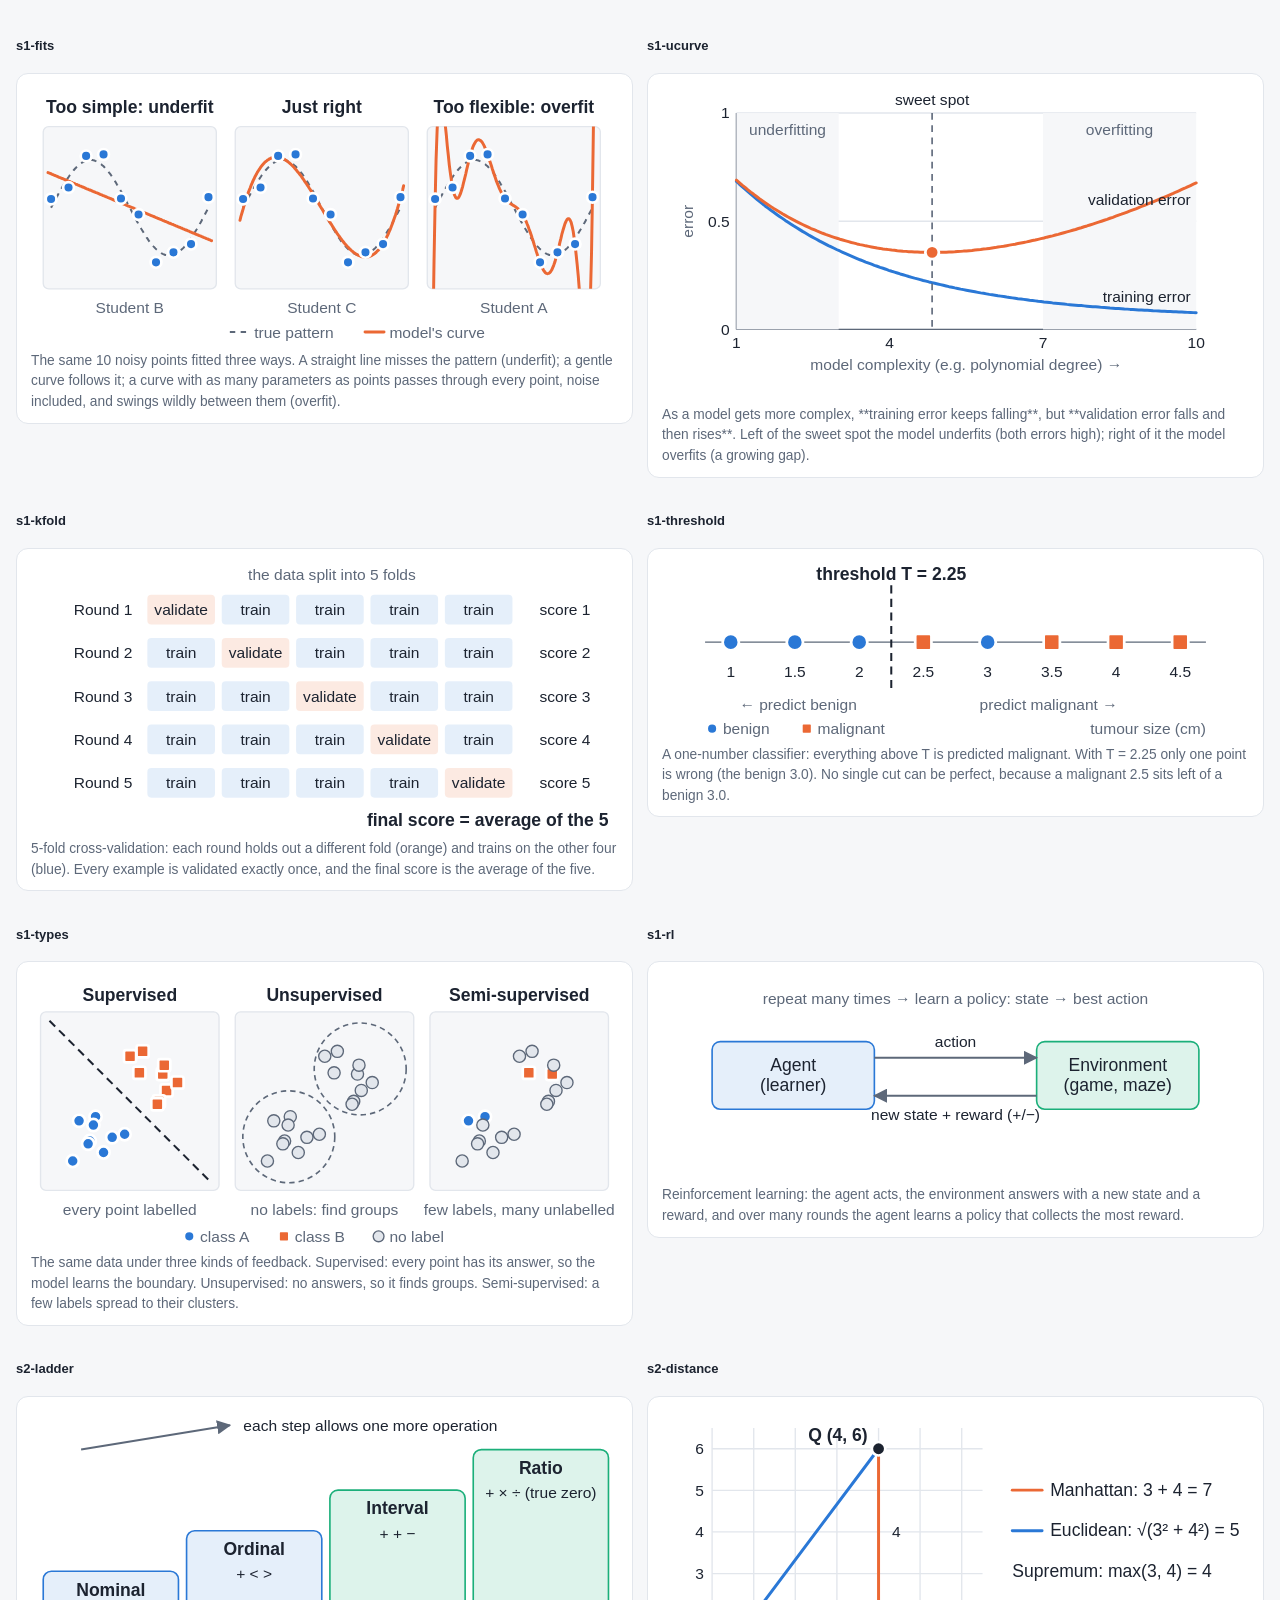
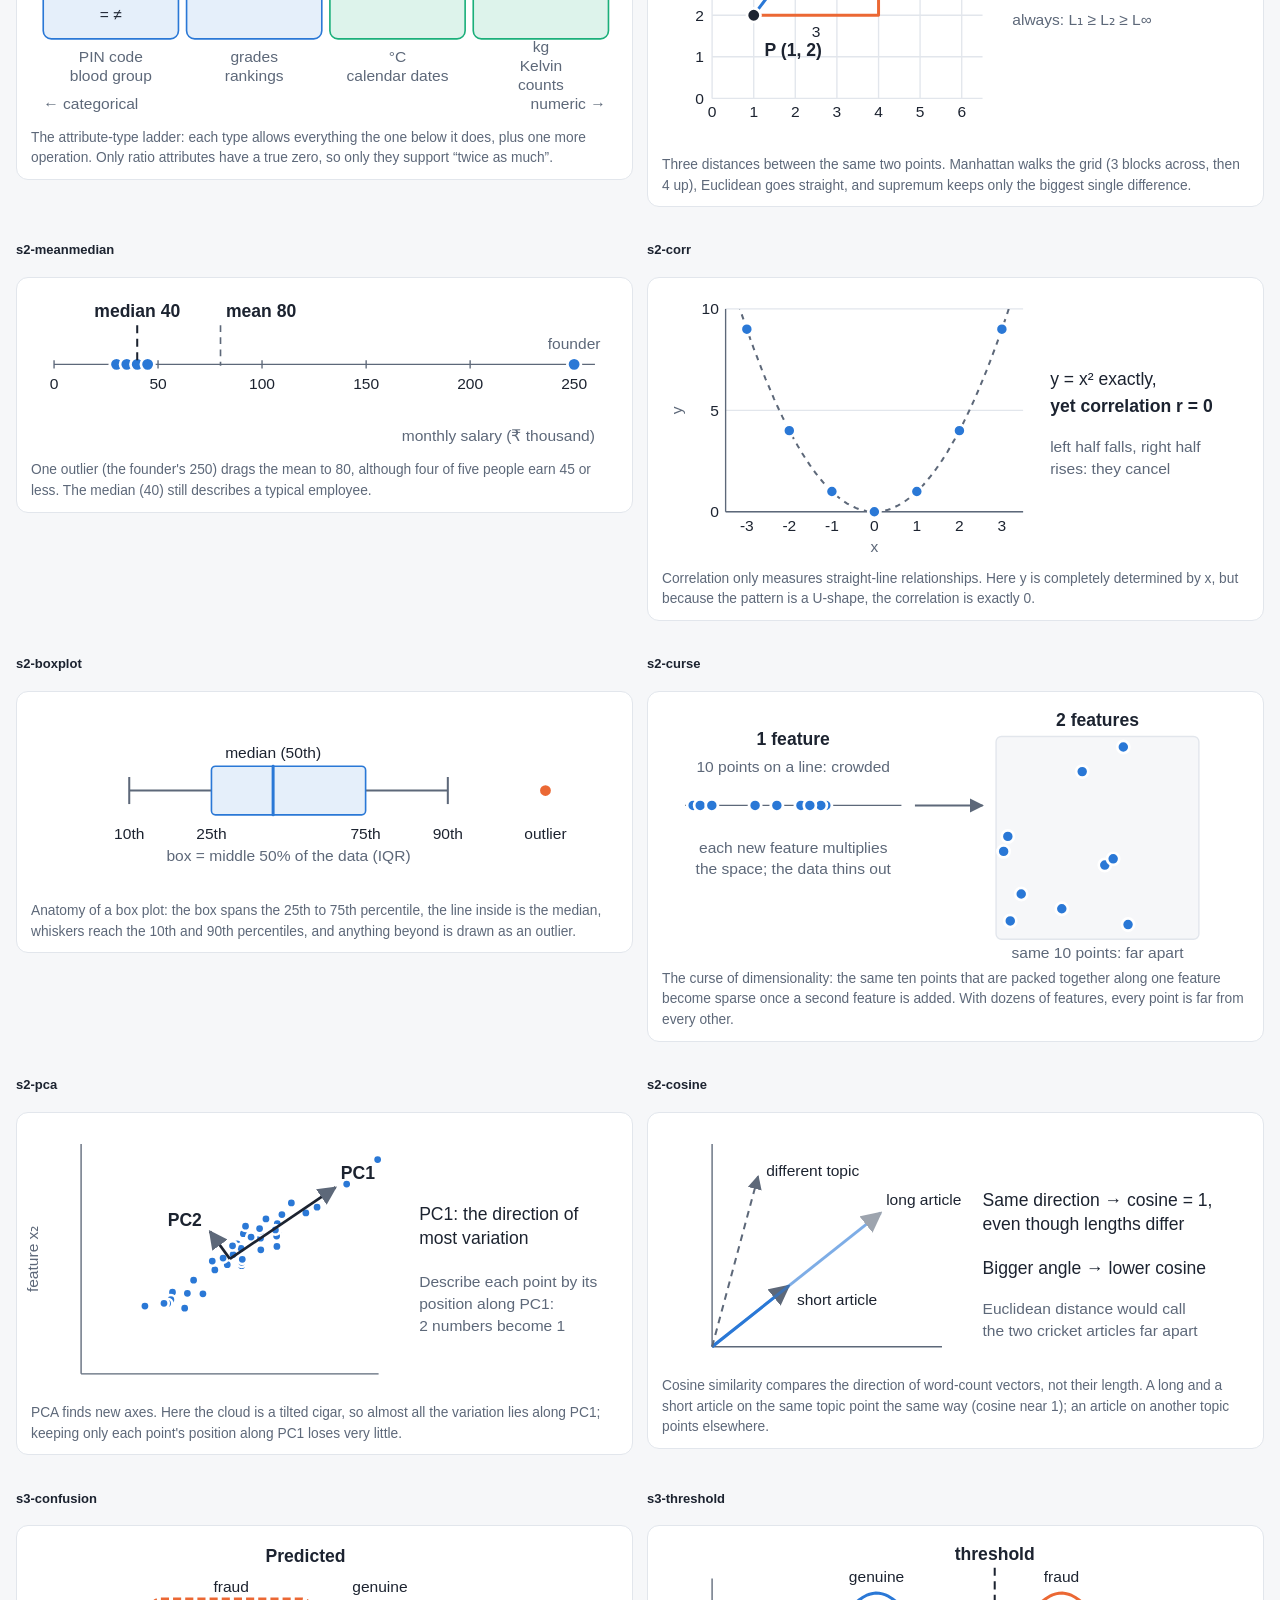
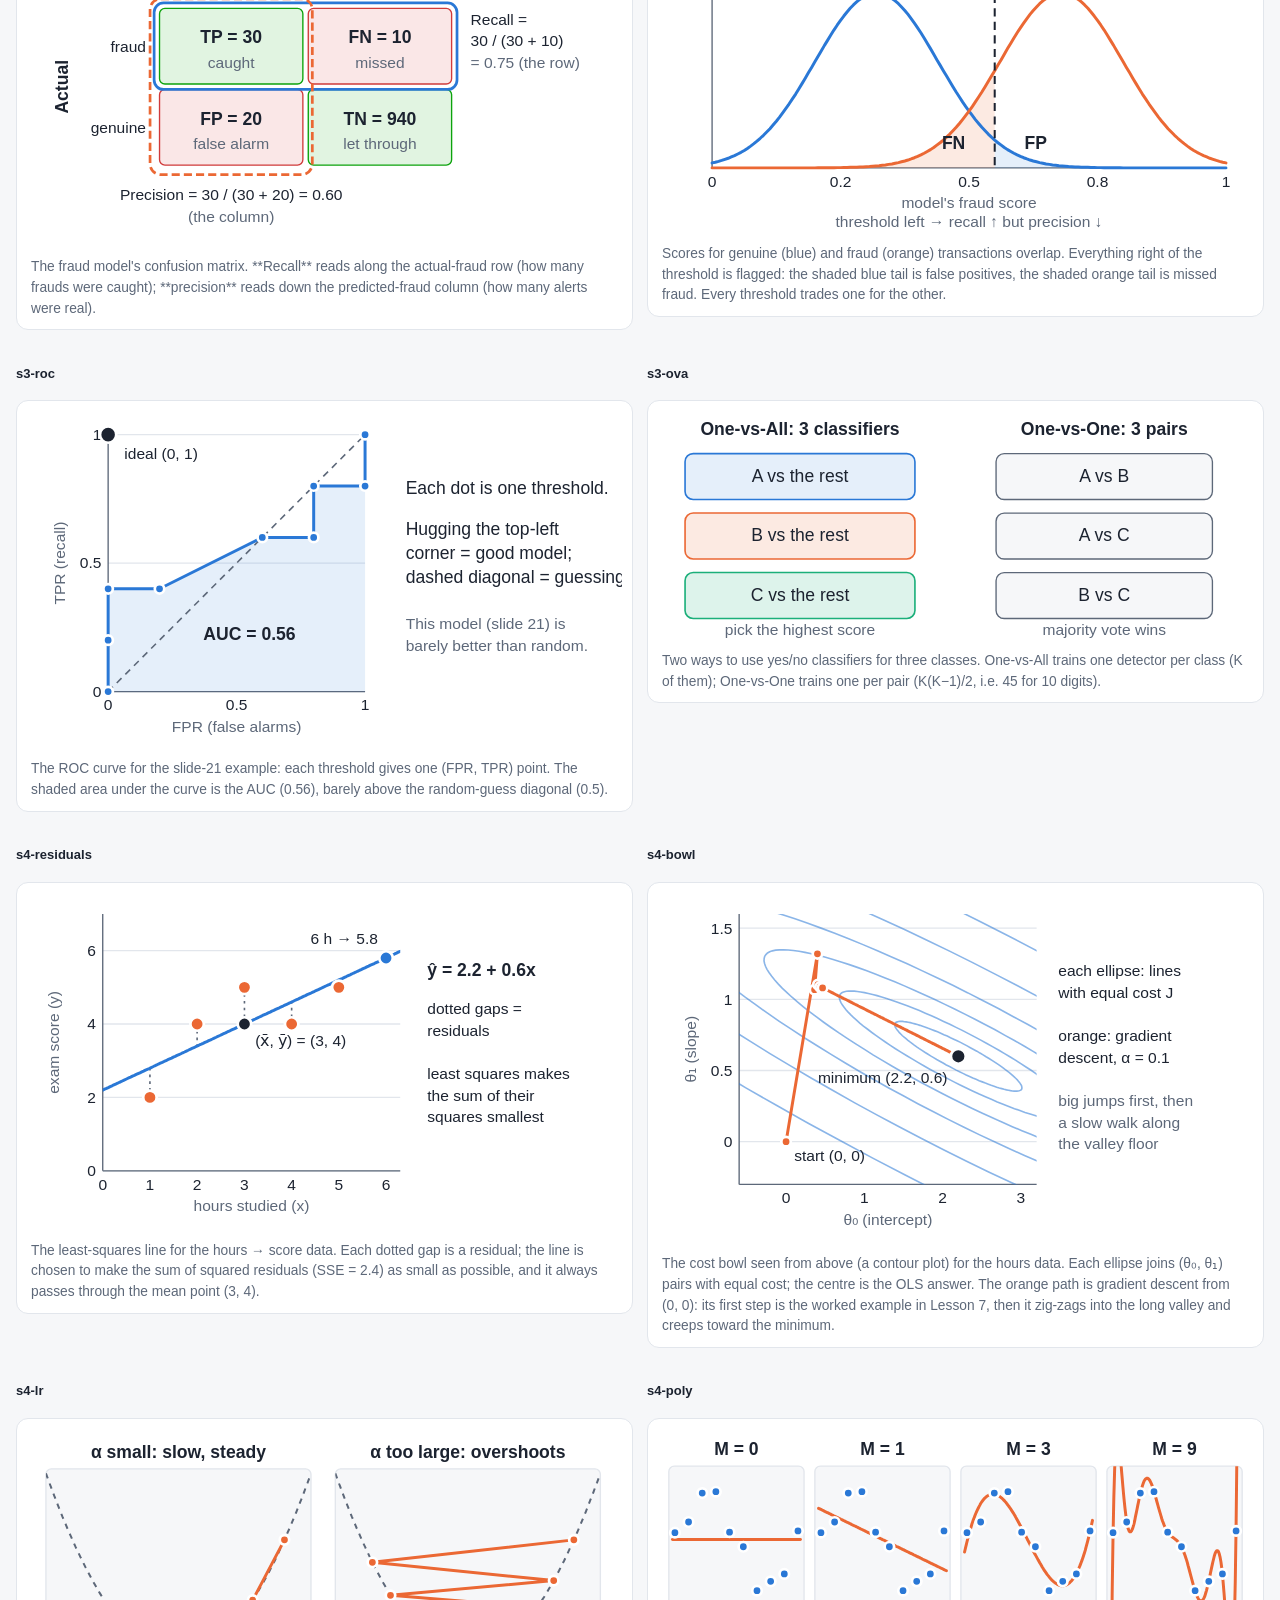
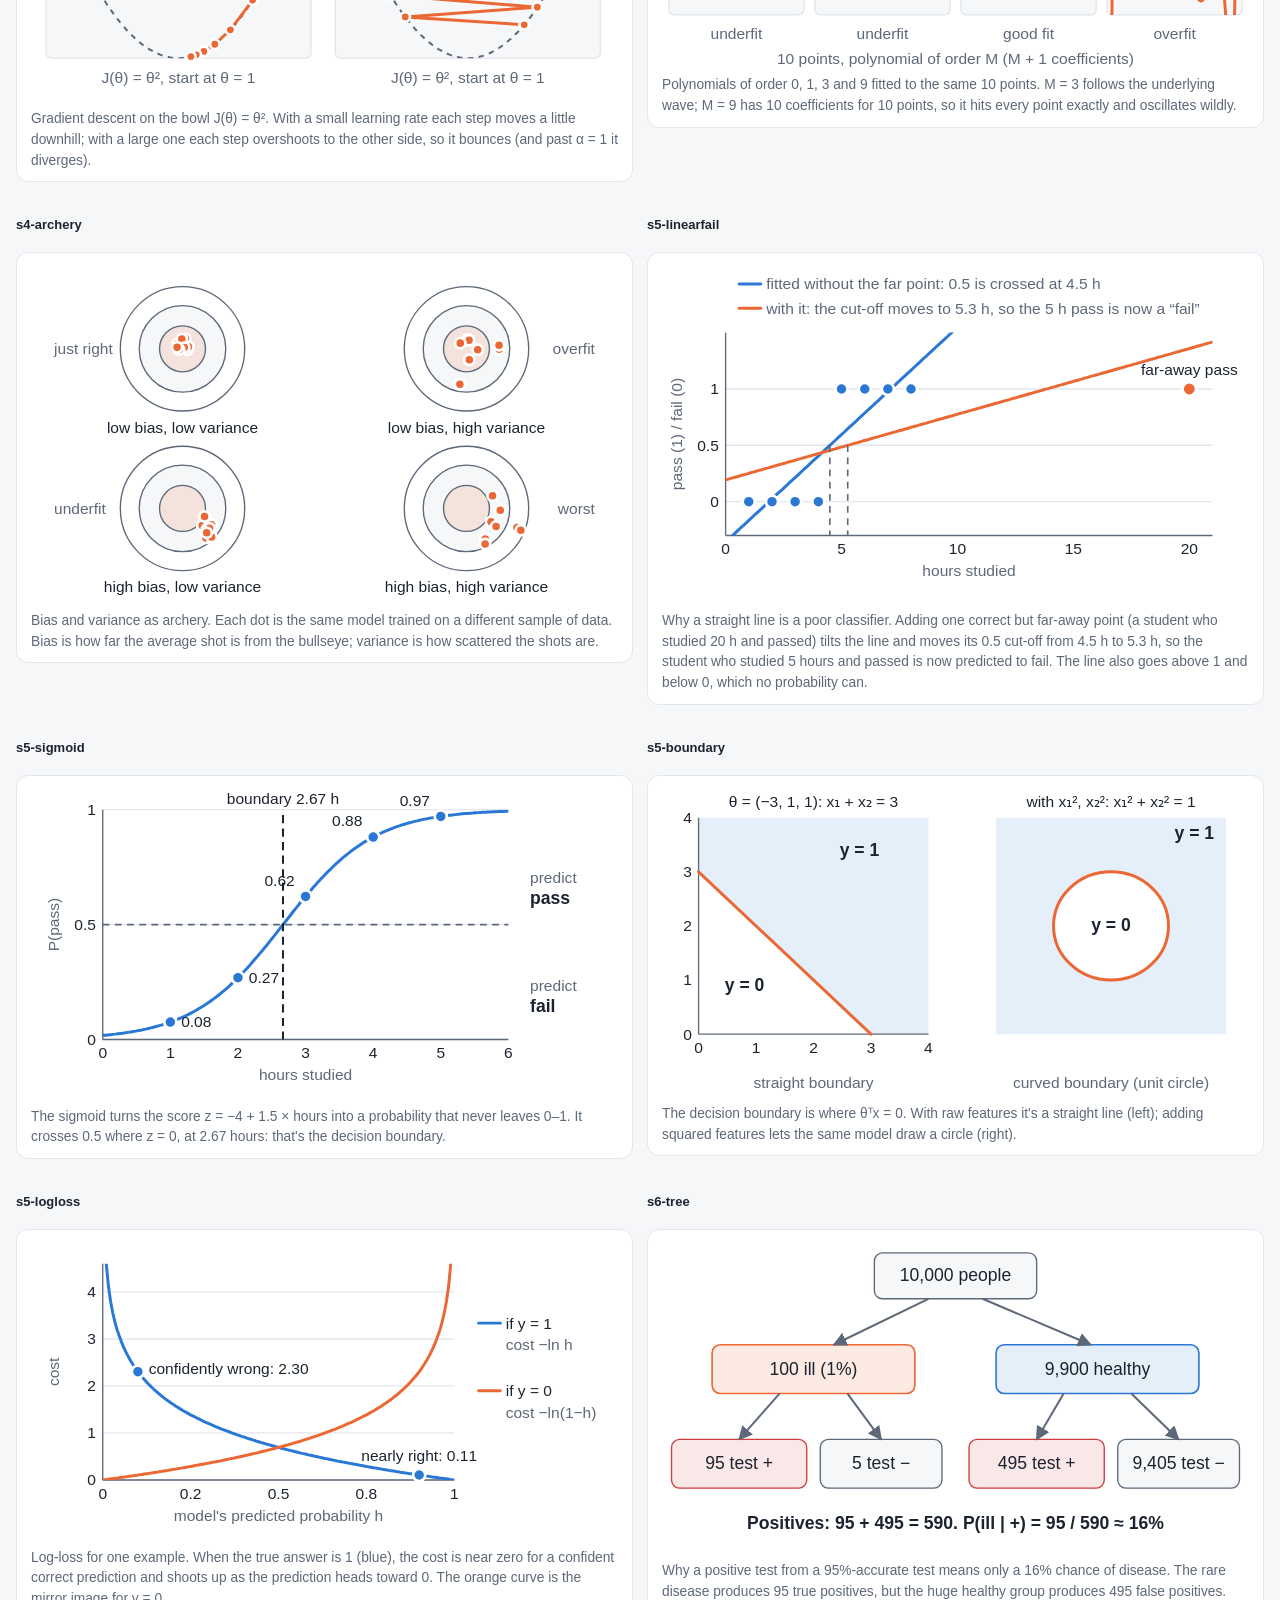
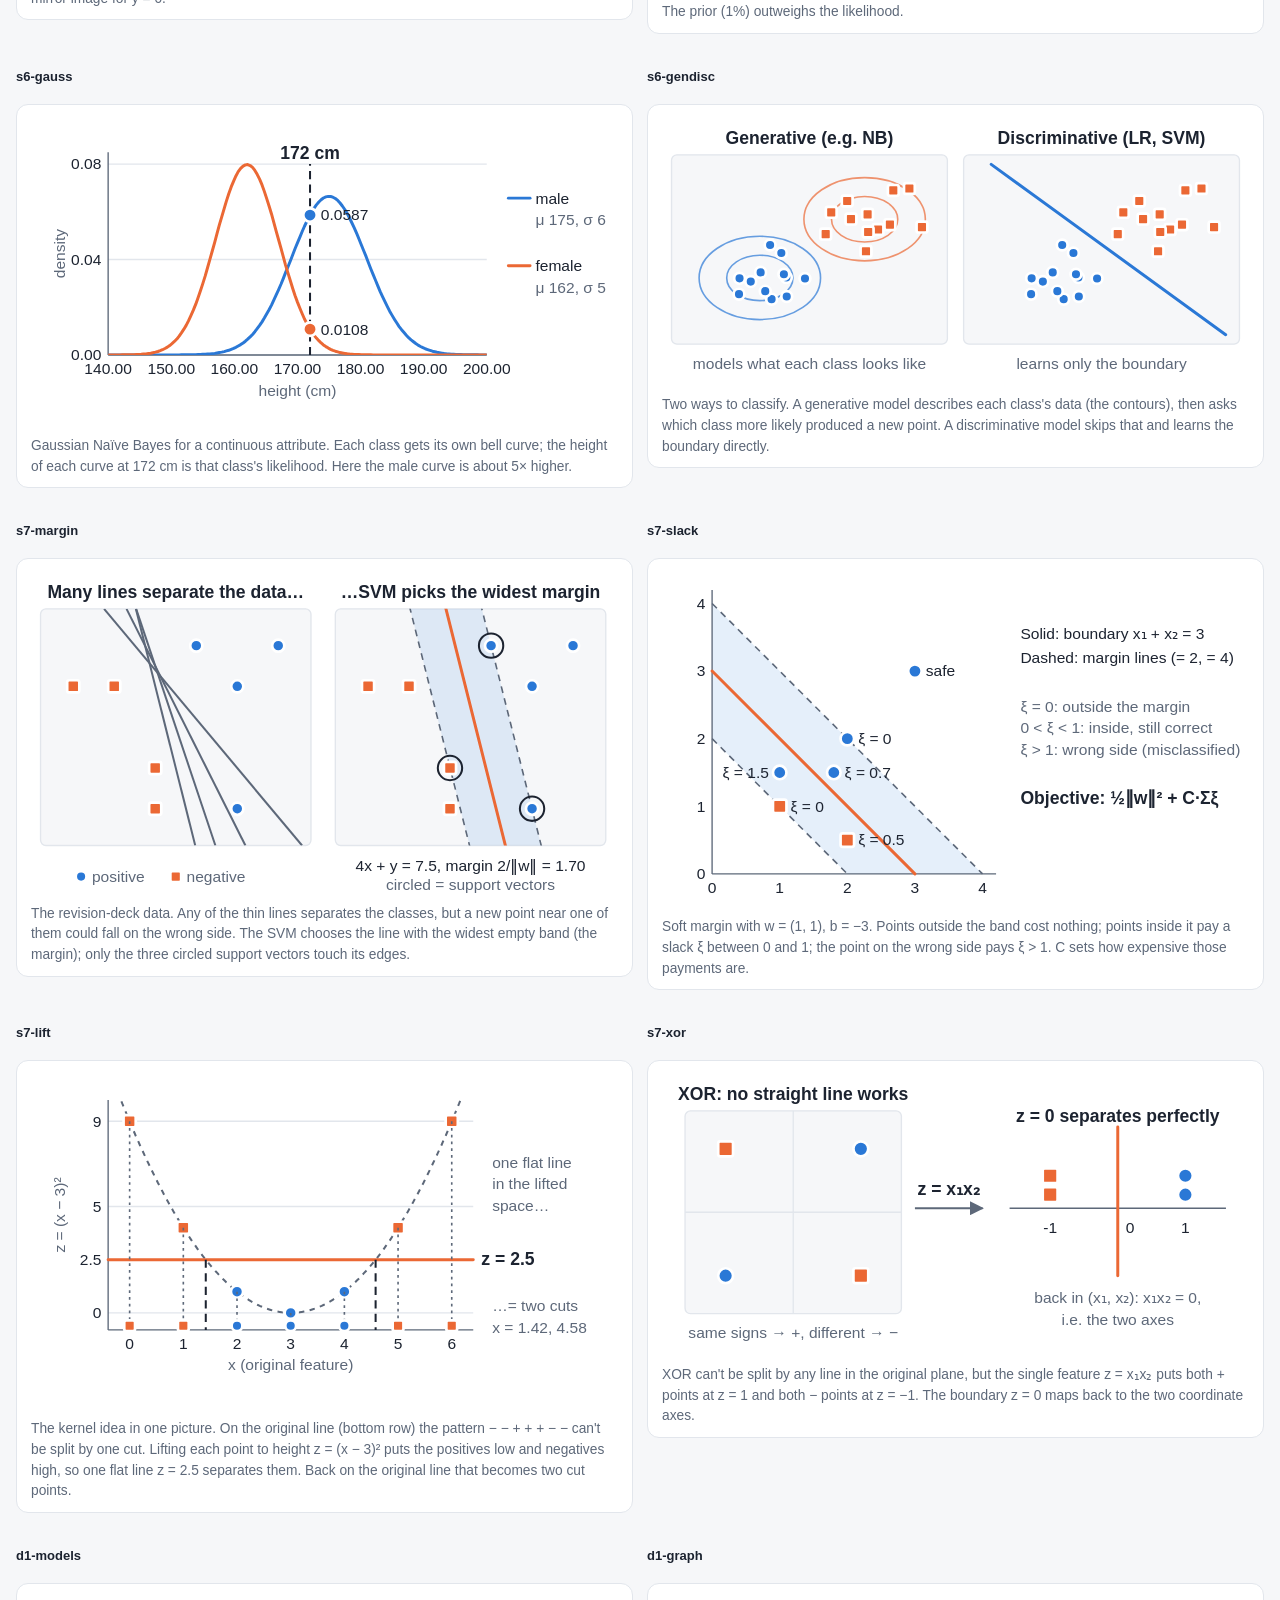
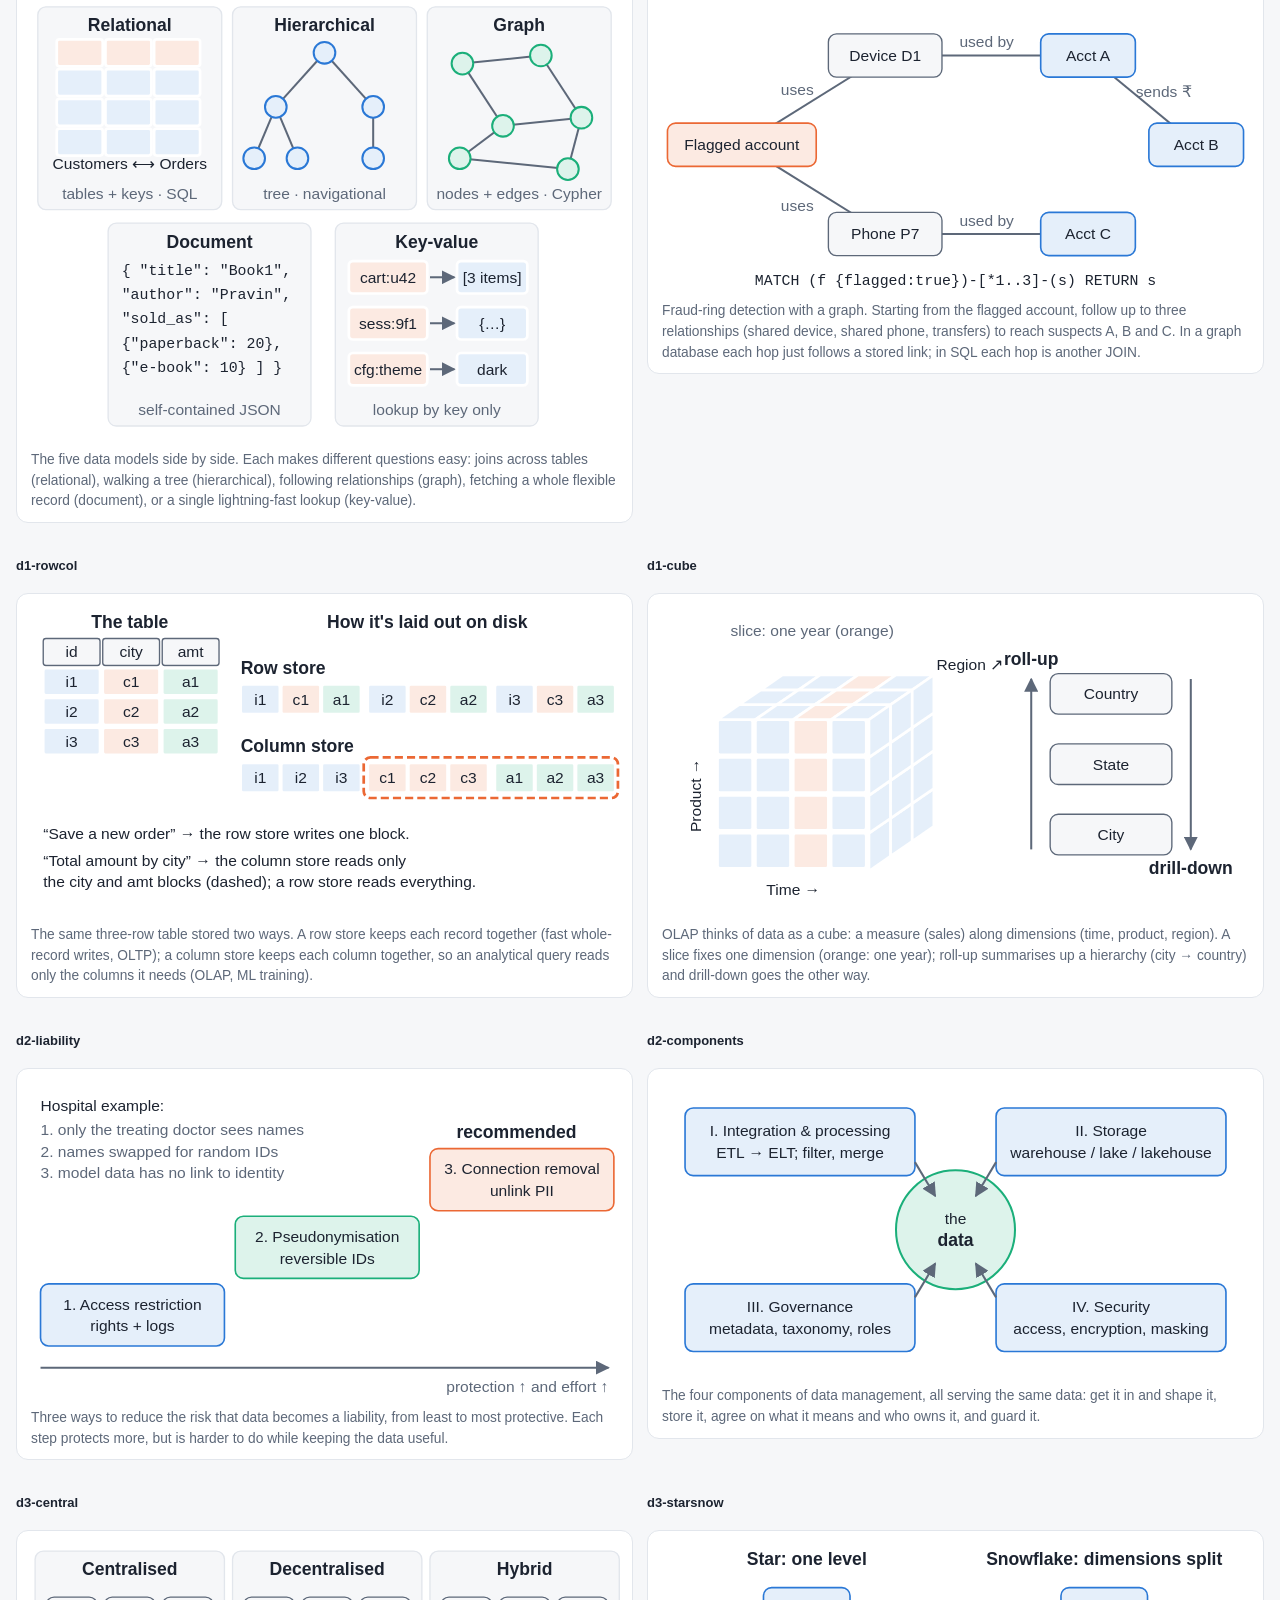
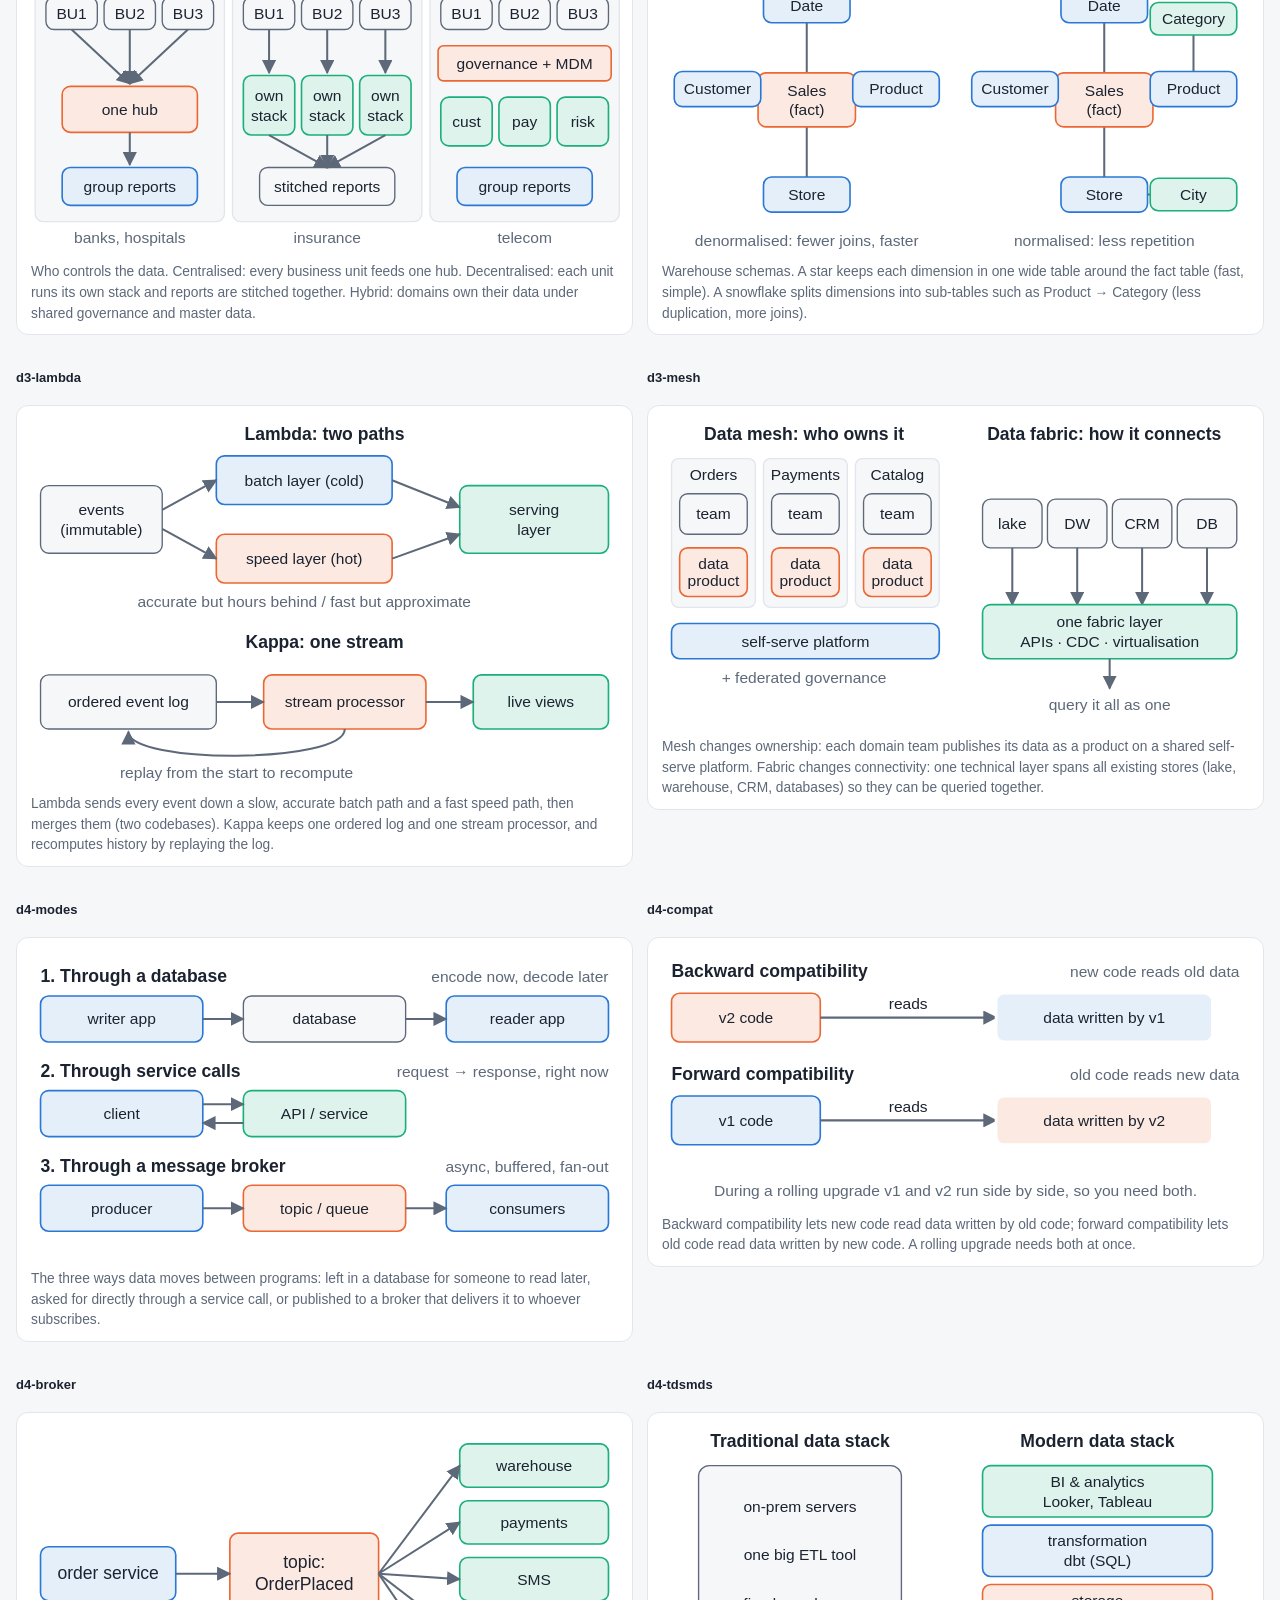
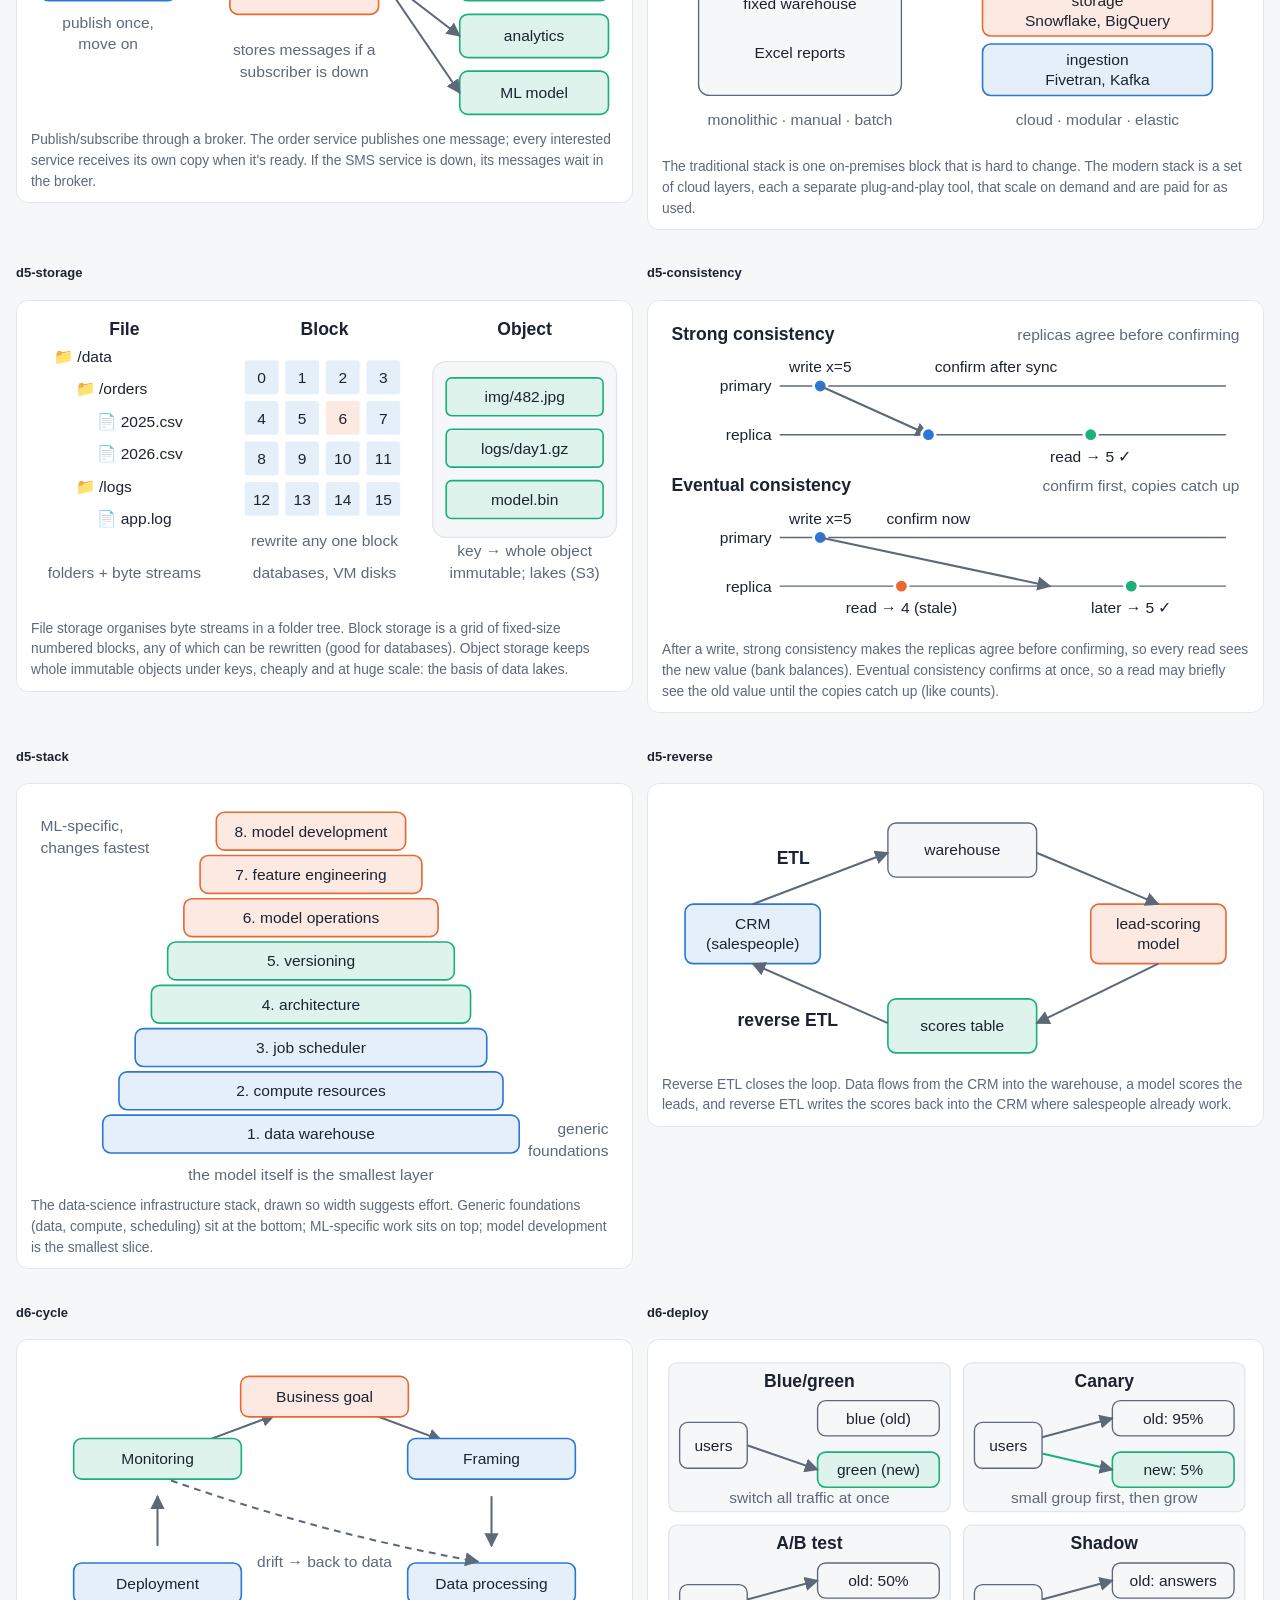
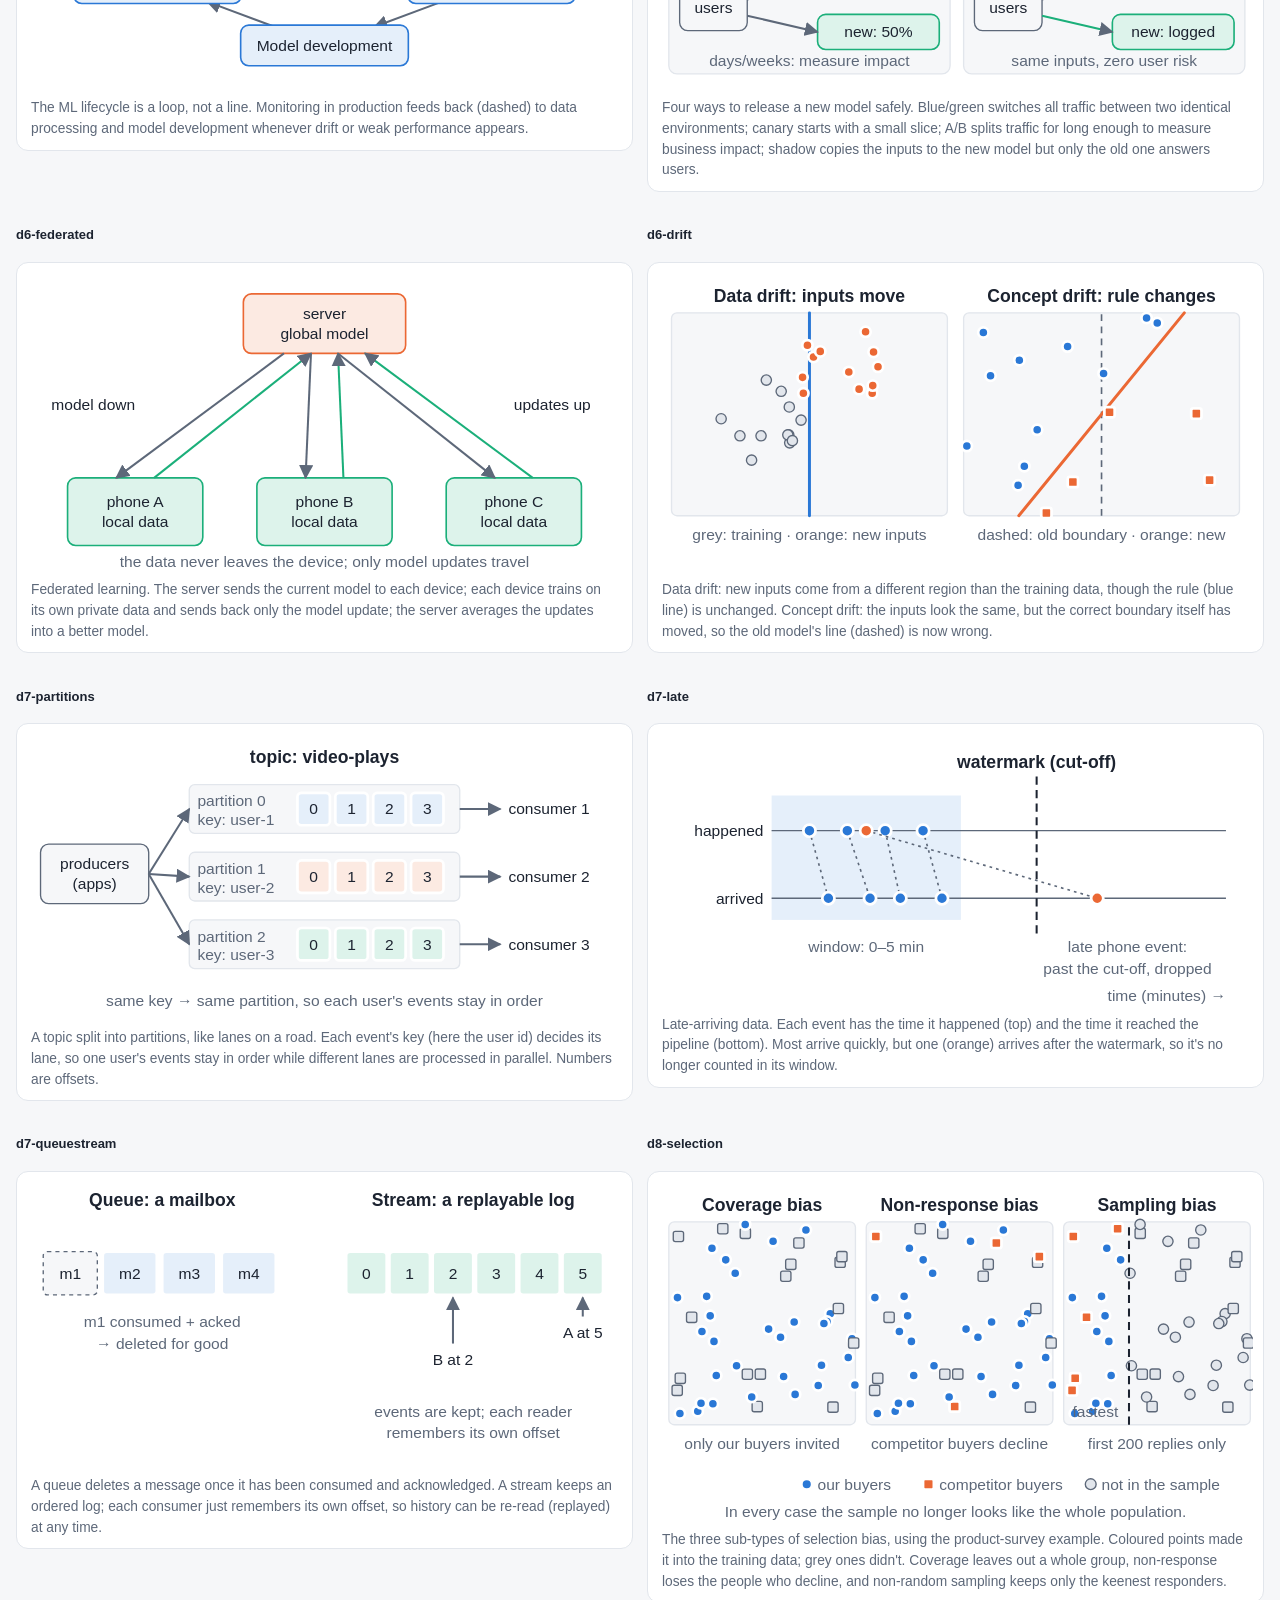
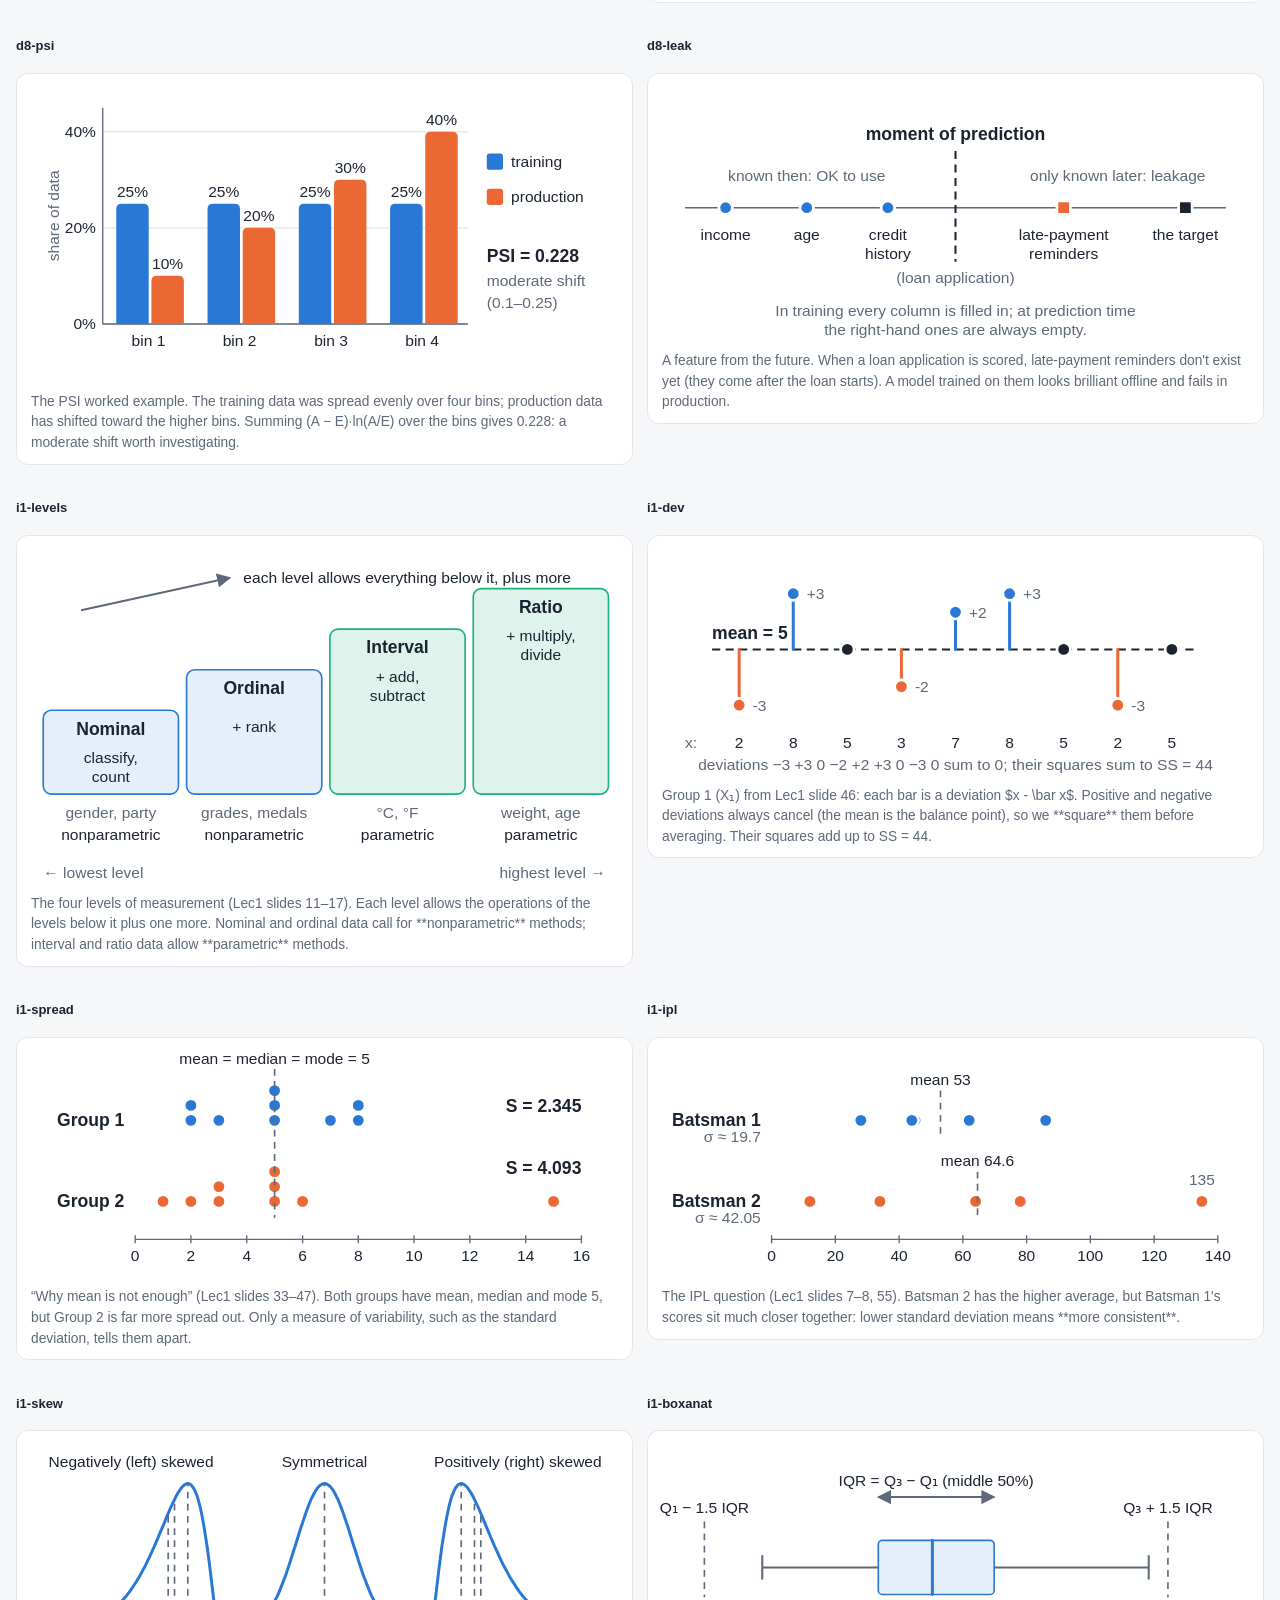
<file: study-site/tools/gallery.html>
<!doctype html>
<html><head><meta charset="utf-8"><title>Figure gallery</title>
<link rel="stylesheet" href="../styles.css">
<style>body{padding:16px;max-width:1300px;margin:auto} .grid{display:grid;grid-template-columns:repeat(auto-fill,minmax(420px,1fr));gap:14px} h3{font-size:13px;margin:0 0 4px}</style>
</head><body><div id="g" class="grid"></div>
<script type="module">
import { figures } from "../figures.js";
const g = document.getElementById("g");
const only = new URLSearchParams(location.search).get("p");
for (const [k, v] of Object.entries(figures)) {
  if (only && !k.startsWith(only)) continue;
  g.insertAdjacentHTML("beforeend", `<div><h3>${k}</h3><figure class="figure">${v.svg}<figcaption>${v.caption}</figcaption></figure></div>`);
}
</script></body></html>
</file>
<file: study-site/styles.css>
:root {
  --bg: #f6f7f9;
  --surface: #ffffff;
  --text: #1c2330;
  --muted: #5d6879;
  --border: #e2e6ec;
  --accent: #2f5bd3;
  --accent-soft: #e8eefc;
  --ok: #1d8a4e;
  --ok-soft: #e4f5eb;
  --bad: #c43d3d;
  --bad-soft: #fbe9e9;
  --warn-soft: #fff5de;
  --warn: #a86b00;
  --exam-soft: #efe9fc;
  --exam: #6a3fc4;
  --sidebar-w: 270px;
  --topbar-h: 52px;
}
@media (prefers-color-scheme: dark) {
  :root {
    --bg: #12151b;
    --surface: #1b2029;
    --text: #e4e8ee;
    --muted: #97a1b0;
    --border: #2c333f;
    --accent: #7ea2ff;
    --accent-soft: #232e48;
    --ok: #5fcf8e;
    --ok-soft: #173325;
    --bad: #f08080;
    --bad-soft: #3a1f22;
    --warn-soft: #3a2f16;
    --warn: #f0b85a;
    --exam-soft: #2b2342;
    --exam: #b9a0f5;
  }
}

* { box-sizing: border-box; }
html, body { margin: 0; }
body {
  background: var(--bg);
  color: var(--text);
  font: 16px/1.6 -apple-system, BlinkMacSystemFont, "Segoe UI", Roboto, Helvetica, Arial, sans-serif;
  -webkit-text-size-adjust: 100%;
}
a { color: var(--accent); text-decoration: none; }
h1 { font-size: 1.6rem; line-height: 1.25; margin: 0.2rem 0 0.4rem; }
h2 { font-size: 1.15rem; margin: 0.3rem 0; }
h3 { font-size: 1rem; margin: 0; }
.muted { color: var(--muted); }
.small { font-size: 0.85rem; }
.pad { padding: 0 16px; }
b, strong { font-weight: 650; }

/* ---------- cards / buttons ---------- */
.card {
  background: var(--surface);
  border: 1px solid var(--border);
  border-radius: 12px;
  padding: 16px;
  margin-bottom: 14px;
}
.btn {
  display: inline-block;
  font: inherit; font-size: 0.9rem;
  padding: 7px 14px;
  border-radius: 8px;
  border: 1px solid var(--accent);
  background: var(--accent);
  color: #fff;
  cursor: pointer;
}
.btn.ghost { background: transparent; color: var(--accent); }
.btn:hover { filter: brightness(1.08); }
.icon-btn { font-size: 1.3rem; background: none; border: 0; color: var(--text); cursor: pointer; padding: 4px 8px; }
.check { display: inline-flex; gap: 6px; align-items: center; cursor: pointer; font-size: 0.9rem; color: var(--muted); }
.check.big { font-size: 1rem; color: var(--text); }
.check input { width: 18px; height: 18px; accent-color: var(--ok); }

/* ---------- landing ---------- */
.landing { max-width: 960px; margin: 0 auto; padding: 32px 16px; }
.grid { display: grid; grid-template-columns: repeat(auto-fill, minmax(220px, 1fr)); gap: 14px; margin-top: 20px; }
.subject { color: var(--text); transition: transform .12s, border-color .12s; display: block; }
.subject:hover { transform: translateY(-2px); border-color: var(--accent); }
.subject .code { font-size: 0.75rem; font-weight: 700; letter-spacing: .06em; color: var(--accent); }
.progress { height: 6px; background: var(--border); border-radius: 3px; overflow: hidden; margin: 10px 0 6px; }
.progress div { height: 100%; background: var(--ok); }

/* ---------- layout ---------- */
.topbar {
  position: sticky; top: 0; z-index: 30;
  height: var(--topbar-h);
  display: flex; align-items: center; gap: 12px;
  padding: 0 12px;
  background: var(--surface);
  border-bottom: 1px solid var(--border);
}
.brand { font-size: 0.9rem; white-space: nowrap; }
.topbar-title { font-weight: 600; overflow: hidden; text-overflow: ellipsis; white-space: nowrap; }
.menu-btn { display: none; }

.sidebar {
  position: fixed; top: var(--topbar-h); bottom: 0; left: 0;
  width: var(--sidebar-w);
  overflow-y: auto;
  background: var(--surface);
  border-right: 1px solid var(--border);
  padding: 12px 8px;
  z-index: 20;
}
.side-title { font-size: 0.75rem; font-weight: 700; letter-spacing: .06em; text-transform: uppercase; color: var(--muted); padding: 4px 10px 10px; }
.side-item {
  display: flex; gap: 10px; align-items: center;
  padding: 9px 10px; border-radius: 8px;
  color: var(--text); font-size: 0.92rem;
}
.side-item:hover { background: var(--bg); }
.side-item.active { background: var(--accent-soft); color: var(--accent); font-weight: 600; }
.side-item.pending { color: var(--muted); }
.sn {
  flex: none; width: 26px; height: 26px; border-radius: 50%;
  display: grid; place-items: center;
  font-size: 0.8rem; font-weight: 700;
  border: 1px solid var(--border); background: var(--bg);
}
.side-item.active .sn { border-color: var(--accent); }
.main { margin-left: var(--sidebar-w); }
.session { max-width: 860px; margin: 0 auto; padding: 24px 20px 60px; }
.eyebrow { font-size: 0.8rem; font-weight: 700; letter-spacing: .05em; color: var(--accent); text-transform: uppercase; }
.session-head { margin-bottom: 16px; }
.scrim { display: none; }

@media (max-width: 820px) {
  .menu-btn { display: block; }
  .brand { display: none; }
  .sidebar { transform: translateX(-100%); transition: transform .2s ease; box-shadow: 4px 0 20px rgba(0,0,0,.15); }
  .sidebar.open { transform: none; }
  .scrim.show { display: block; position: fixed; inset: var(--topbar-h) 0 0 0; background: rgba(0,0,0,.35); z-index: 15; }
  .main { margin-left: 0; }
  .session { padding: 18px 16px 60px; }
  h1 { font-size: 1.35rem; }
}
@media (max-width: 820px) {
  .topbar .brand-mobile { display: inline; }
}

/* ---------- tabs ---------- */
.tabs {
  position: sticky; top: var(--topbar-h); z-index: 10;
  display: flex; gap: 4px;
  background: var(--bg);
  padding: 8px 0;
  margin-bottom: 8px;
  overflow-x: auto;
}
.tabs button {
  flex: 1 0 auto;
  font: inherit; font-size: 0.92rem;
  padding: 9px 14px;
  border: 1px solid var(--border);
  background: var(--surface);
  color: var(--text);
  border-radius: 10px;
  cursor: pointer;
}
.tabs button.on { background: var(--accent); border-color: var(--accent); color: #fff; font-weight: 600; }

/* ---------- notes ---------- */
.overview { background: var(--accent-soft); border-radius: 12px; padding: 14px 16px; margin-bottom: 12px; }
.overview .md { display: inline; }
.chips { display: flex; flex-wrap: wrap; gap: 6px; margin-bottom: 14px; }
.chips a {
  font-size: 0.82rem; padding: 4px 10px; border-radius: 999px;
  border: 1px solid var(--border); background: var(--surface); color: var(--text);
}
.chips a:hover { border-color: var(--accent); color: var(--accent); }
.section { padding: 0; overflow: hidden; scroll-margin-top: calc(var(--topbar-h) + 60px); }
.section-head {
  width: 100%;
  display: flex; justify-content: space-between; align-items: center; gap: 10px;
  padding: 14px 16px;
  background: none; border: 0; color: var(--text);
  font: inherit; font-weight: 650; font-size: 1.05rem; text-align: left;
  cursor: pointer;
}
.section-head.static { cursor: default; }
.section-head .meta { display: flex; align-items: center; gap: 8px; flex: none; }
.slides { font-size: 0.72rem; font-weight: 500; color: var(--muted); border: 1px solid var(--border); border-radius: 999px; padding: 1px 8px; }
.chev { transition: transform .15s; transform: rotate(-90deg); color: var(--muted); }
.chev.open { transform: none; }
.section-body { padding: 0 16px 16px; border-top: 1px solid var(--border); padding-top: 12px; }

.md p { margin: 0.5rem 0; }
.md > :first-child { margin-top: 0; }
.md > :last-child { margin-bottom: 0; }
.md ul, .md ol, .list { padding-left: 1.3rem; margin: 0.4rem 0 0.8rem; }
.list li, .md li { margin: 0.25rem 0; }
.md code { background: var(--bg); padding: 1px 5px; border-radius: 4px; font-size: .9em; }
.md table, .table-wrap table { border-collapse: collapse; width: 100%; font-size: 0.9rem; }
.md table { display: block; overflow-x: auto; margin: 0.6rem 0; }
.table-wrap { overflow-x: auto; margin: 0.6rem 0 1rem; }
th, td { border: 1px solid var(--border); padding: 7px 9px; text-align: left; vertical-align: top; }
th { background: var(--bg); font-weight: 650; }
.caption { font-size: 0.82rem; color: var(--muted); margin-bottom: 4px; }
.katex-display { overflow-x: auto; overflow-y: hidden; padding: 4px 0; }

.callout { border-radius: 10px; padding: 12px 14px; margin: 0.8rem 0; border-left: 4px solid; }
.callout.tip { background: var(--accent-soft); border-color: var(--accent); }
.callout.warn { background: var(--warn-soft); border-color: var(--warn); }
.callout.exam { background: var(--exam-soft); border-color: var(--exam); }
.callout-title { font-weight: 700; margin-bottom: 4px; }

.terms { display: grid; grid-template-columns: repeat(auto-fill, minmax(240px, 1fr)); gap: 10px; }
.term { background: var(--bg); border-radius: 8px; padding: 10px 12px; font-size: 0.9rem; display: flex; flex-direction: column; gap: 2px; }

.diagram { margin: 0.8rem 0; text-align: center; }
.diagram svg { width: 100%; max-width: 560px; height: auto; }
.diagram figcaption { font-size: 0.85rem; color: var(--muted); }
.dg-title { font-size: 13px; font-weight: 700; fill: var(--text); text-anchor: middle; }
.dg-t { font-size: 12px; fill: var(--text); text-anchor: middle; }
.dg-t.sm { font-size: 9px; }
.dg-in { fill: var(--bg); stroke: var(--border); }
.dg-box { fill: var(--accent-soft); stroke: var(--accent); }
.dg-out { fill: var(--bg); stroke: var(--border); }
.dg-out.hl { fill: var(--ok-soft); stroke: var(--ok); }
.dg-line { stroke: var(--muted); stroke-width: 1.5; fill: none; }
.dg-arrow { fill: var(--muted); }

/* ---------- problems ---------- */
.toolbar { display: flex; flex-wrap: wrap; align-items: center; gap: 10px; justify-content: space-between; margin-bottom: 12px; }
.seg { display: flex; border: 1px solid var(--border); border-radius: 8px; overflow: hidden; }
.seg button { font: inherit; font-size: 0.85rem; padding: 6px 12px; border: 0; background: var(--surface); color: var(--text); cursor: pointer; }
.seg button + button { border-left: 1px solid var(--border); }
.seg button.on { background: var(--accent-soft); color: var(--accent); font-weight: 600; }
.problem header { display: flex; flex-wrap: wrap; align-items: center; gap: 8px; margin-bottom: 10px; }
.problem header h3 { flex: 1 1 200px; }
.problem.is-solved { border-color: var(--ok); }
.qnum {
  display: inline-grid; place-items: center; min-width: 30px; height: 26px; padding: 0 6px;
  border-radius: 6px; background: var(--accent-soft); color: var(--accent); font-weight: 700; font-size: 0.8rem;
}
.badge { font-size: 0.72rem; font-weight: 600; padding: 2px 8px; border-radius: 999px; border: 1px solid var(--border); }
.badge.easy { background: var(--ok-soft); color: var(--ok); border-color: transparent; }
.badge.medium { background: var(--warn-soft); color: var(--warn); border-color: transparent; }
.badge.hard { background: var(--bad-soft); color: var(--bad); border-color: transparent; }
.badge.marks { color: var(--muted); }
.problem-actions { display: flex; flex-wrap: wrap; align-items: center; gap: 14px; margin-top: 12px; }
.solution { margin-top: 14px; padding: 14px; background: var(--bg); border-radius: 10px; border-left: 4px solid var(--ok); }
.sol-label { font-size: 0.75rem; font-weight: 700; text-transform: uppercase; letter-spacing: .06em; color: var(--ok); margin-bottom: 6px; }

/* ---------- quiz ---------- */
.quiz-q { display: flex; gap: 10px; align-items: flex-start; font-weight: 600; margin-bottom: 10px; }
.options { display: grid; gap: 8px; }
.opt {
  display: flex; gap: 10px; align-items: center; text-align: left;
  font: inherit; font-size: 0.93rem;
  padding: 10px 12px; border-radius: 10px;
  border: 1px solid var(--border); background: var(--surface); color: var(--text);
  cursor: pointer;
}
.opt:hover:not(:disabled) { border-color: var(--accent); }
.opt:disabled { cursor: default; }
.opt-letter { flex: none; width: 24px; height: 24px; border-radius: 50%; display: grid; place-items: center; background: var(--bg); font-size: 0.8rem; font-weight: 700; }
.opt.correct { border-color: var(--ok); background: var(--ok-soft); }
.opt.wrong { border-color: var(--bad); background: var(--bad-soft); }
.why { margin-top: 10px; font-size: 0.9rem; padding: 8px 12px; border-radius: 8px; }
.why .md { display: inline; }
.why.ok { background: var(--ok-soft); }
.why.no { background: var(--bad-soft); }
.final { text-align: center; font-size: 1.05rem; }

/* ---------- misc ---------- */
.complete { margin: 24px 0 8px; padding: 14px 16px; border: 1px dashed var(--border); border-radius: 12px; }
.pager { display: flex; justify-content: space-between; gap: 10px; flex-wrap: wrap; margin-top: 16px; }
.pager .btn { max-width: 100%; overflow: hidden; text-overflow: ellipsis; white-space: nowrap; }
.empty { text-align: center; }
.loading { padding: 40px; text-align: center; color: var(--muted); }
.badge.pyq { background: var(--exam-soft); color: var(--exam); border-color: transparent; }
.side-title.group { margin-top: 14px; border-top: 1px solid var(--border); padding-top: 14px; }

/* ---------- flow diagrams (```flow blocks) ---------- */
.flow { display: flex; flex-direction: column; gap: 8px; margin: 0.8rem 0; padding: 12px; border: 1px dashed var(--border); border-radius: 10px; background: var(--bg); }
.flow-row { display: flex; flex-wrap: wrap; align-items: center; gap: 6px; }
.flow-step { padding: 6px 10px; border-radius: 8px; border: 1px solid var(--accent); background: var(--accent-soft); font-size: 0.85rem; font-weight: 600; }
.flow-arrow { color: var(--muted); font-weight: 700; }
.md pre { background: var(--bg); border: 1px solid var(--border); border-radius: 8px; padding: 10px 12px; overflow-x: auto; font-size: 0.85rem; }
.md pre code { background: none; padding: 0; }
.md ul ul, .md ol ul { margin: 0.2rem 0; }
.flow-row + .flow-row { border-top: 1px dashed var(--border); padding-top: 8px; }
@media (max-width: 640px) {
  .flow-row { flex-direction: column; align-items: stretch; gap: 2px; }
  .flow-arrow { transform: rotate(90deg); align-self: center; line-height: 1; }
  .flow-step { text-align: center; }
}

/* ---------- teaching blocks ---------- */
.callout.idea { background: var(--ok-soft); border-color: var(--ok); }
.callout.example { background: var(--bg); border-color: var(--muted); border: 1px solid var(--border); border-left: 4px solid var(--muted); }
.callout.formula { background: var(--surface); border: 1px solid var(--accent); border-left: 4px solid var(--accent); }
.callout.formula .katex-display { margin: 0.4rem 0; }
.callout.remember { background: var(--exam-soft); border-color: var(--exam); }
.section-body > .md + .md { margin-top: 0.6rem; }
.section-body h4, .md h4 { font-size: 0.98rem; margin: 1.1rem 0 0.3rem; color: var(--accent); }

/* Solutions: each "### Step" heading becomes a labelled step */
.solution .md h3 {
  font-size: 0.8rem; font-weight: 700; text-transform: uppercase; letter-spacing: .05em;
  color: var(--accent); margin: 1.1rem 0 0.35rem; padding-top: 0.7rem; border-top: 1px dashed var(--border);
}
.solution .md h3:first-child { margin-top: 0; padding-top: 0; border-top: 0; }
.solution .md blockquote { margin: 0.6rem 0; padding: 8px 12px; border-left: 3px solid var(--ok); background: var(--ok-soft); border-radius: 6px; }
.solution .md blockquote p { margin: 0.2rem 0; }

/* ---------- teaching figures (generated SVG, see tools/gen_figures.py) ---------- */
:root {
  --f-s1: #2a78d6; --f-s2: #eb6834; --f-s3: #1baf7a;
  --f-soft1: rgba(42, 120, 214, .12); --f-soft2: rgba(235, 104, 52, .14); --f-soft3: rgba(27, 175, 122, .15);
  --f-good: #0ca30c; --f-bad: #d03b3b;
  --f-goodsoft: rgba(12, 163, 12, .12); --f-badsoft: rgba(208, 59, 59, .12);
}
@media (prefers-color-scheme: dark) {
  :root {
    --f-s1: #3987e5; --f-s2: #d95926; --f-s3: #199e70;
    --f-soft1: rgba(57, 135, 229, .22); --f-soft2: rgba(217, 89, 38, .24); --f-soft3: rgba(25, 158, 112, .25);
    --f-goodsoft: rgba(12, 163, 12, .22); --f-badsoft: rgba(208, 59, 59, .24);
  }
}
.figure { margin: 1rem 0 1.2rem; padding: 12px 10px 8px; background: var(--surface); border: 1px solid var(--border); border-radius: 12px; }
.figure svg.fig { display: block; width: 100%; max-width: 640px; height: auto; margin: 0 auto; }
.figure figcaption { font-size: 0.86rem; color: var(--muted); margin: 8px 4px 2px; line-height: 1.5; }
.figure figcaption .md p { margin: 0; }
.fig text { font-family: inherit; fill: var(--text); }
.fig .t { font-size: 13px; }
.fig .tb { font-size: 13px; font-weight: 650; }
.fig .ts { font-size: 11.5px; }
.fig .ts2 { font-size: 11.5px; fill: var(--muted); }
.fig .mono { font-size: 11px; font-family: ui-monospace, SFMono-Regular, Menlo, monospace; }
.fig .ax, .fig .ax2 { stroke: var(--muted); stroke-width: 1; }
.fig .ax2 { stroke-width: 1.5; }
.fig .gr { stroke: var(--border); stroke-width: 1; }
.fig .guide { stroke: var(--muted); stroke-width: 1.2; stroke-dasharray: 5 4; fill: none; }
.fig .guide2 { stroke: var(--text); stroke-width: 1.5; stroke-dasharray: 6 4; }
.fig .thin { stroke: var(--muted); stroke-width: 1.5; }
.fig .res { stroke: var(--muted); stroke-width: 1.2; stroke-dasharray: 2 3; }
.fig .lg { stroke: var(--muted); stroke-width: 1.5; stroke-dasharray: 4 4; fill: none; }
.fig .l1, .fig .l2, .fig .l3 { fill: none; stroke-width: 2.2; stroke-linecap: round; stroke-linejoin: round; }
.fig .l1 { stroke: var(--f-s1); } .fig .l2 { stroke: var(--f-s2); } .fig .l3 { stroke: var(--f-s3); }
.fig .l2f { fill: none; stroke: var(--f-s2); stroke-width: 2.2; }
.fig .cont { fill: none; stroke: var(--f-s1); stroke-width: 1.2; opacity: .55; }
.fig .d1, .fig .d2, .fig .d3, .fig .dk, .fig .dn { stroke: var(--surface); stroke-width: 2; }
.fig .d1 { fill: var(--f-s1); } .fig .d2 { fill: var(--f-s2); } .fig .d3 { fill: var(--f-s3); }
.fig .dk { fill: var(--text); } .fig .dn { fill: var(--border); stroke: var(--muted); stroke-width: 1; }
.fig .n1 { fill: var(--f-soft1); stroke: var(--f-s1); stroke-width: 1.5; }
.fig .n3 { fill: var(--f-soft3); stroke: var(--f-s3); stroke-width: 1.5; }
.fig .panel { fill: var(--bg); stroke: var(--border); stroke-width: 1; }
.fig .box { fill: var(--f-soft1); stroke: var(--f-s1); stroke-width: 1.2; }
.fig .box2 { fill: var(--f-soft2); stroke: var(--f-s2); stroke-width: 1.2; }
.fig .box3 { fill: var(--f-soft3); stroke: var(--f-s3); stroke-width: 1.2; }
.fig .boxn { fill: var(--bg); stroke: var(--muted); stroke-width: 1; }
.fig .cell1 { fill: var(--f-soft1); stroke: var(--surface); stroke-width: 2; }
.fig .cell2 { fill: var(--f-soft2); stroke: var(--surface); stroke-width: 2; }
.fig .cell3 { fill: var(--f-soft3); stroke: var(--surface); stroke-width: 2; }
.fig .cellx { fill: var(--bg); stroke: var(--muted); stroke-width: 1; stroke-dasharray: 3 3; }
.fig .cg { fill: var(--f-goodsoft); stroke: var(--f-good); stroke-width: 1; }
.fig .cb { fill: var(--f-badsoft); stroke: var(--f-bad); stroke-width: 1; }
.fig .ring1 { fill: none; stroke: var(--f-s1); stroke-width: 2; }
.fig .ring2 { fill: none; stroke: var(--f-s2); stroke-width: 2; stroke-dasharray: 6 3; }
.fig .svring { fill: none; stroke: var(--text); stroke-width: 1.5; }
.fig .zone0 { fill: var(--surface); }
.fig .zone1 { fill: var(--f-soft1); }
.fig .zone2 { fill: var(--bg); }
.fig .area1 { fill: var(--f-soft1); stroke: none; }
.fig .area2 { fill: var(--f-soft2); stroke: none; }
.fig .grp { fill: none; stroke: var(--muted); stroke-width: 1.2; stroke-dasharray: 4 3; }
.fig .grp1 { fill: none; stroke: var(--f-s1); stroke-width: 1.2; opacity: .7; }
.fig .grp2 { fill: none; stroke: var(--f-s2); stroke-width: 1.2; opacity: .7; }
.fig .tg1 { fill: var(--f-soft2); stroke: var(--muted); stroke-width: 1; }
.fig .tg2 { fill: var(--bg); stroke: var(--muted); stroke-width: 1; }
.fig .tg3 { fill: var(--surface); stroke: var(--muted); stroke-width: 1; }
.fig .bar1 { fill: var(--f-s1); } .fig .bar2 { fill: var(--f-s2); }
.fig .arr, .fig .arr1, .fig .arr1b, .fig .arr2, .fig .arr3, .fig .arrk { fill: none; stroke: var(--muted); stroke-width: 1.5; }
.fig .arr1 { stroke: var(--f-s1); stroke-width: 2.2; } .fig .arr1b { stroke: var(--f-s1); stroke-width: 2.2; opacity: .6; }
.fig .arr2 { stroke-dasharray: 5 4; } .fig .arr3 { stroke: var(--f-s3); }
.fig .arrk { stroke: var(--text); stroke-width: 2; }
.fig .ah { fill: var(--muted); }
.fig .under { fill: var(--surface); stroke: none; }

/* ---------- recap tab ---------- */
.recap .section-body { border-top: 0; padding-top: 16px; }
.recap .list li { margin: 0.35rem 0; }
.recap h4 { margin-top: 1.2rem; }
.recap h4:first-child { margin-top: 0; }

/* ---- quiz: one-at-a-time, numeric answers, topics ---- */
.opt.picked { border-color: var(--accent); background: var(--accent-soft); }
.num-answer { display: flex; gap: 10px; align-items: center; }
.num-answer input, input.search { font: inherit; padding: 8px 12px; border: 1px solid var(--border); border-radius: 8px; background: var(--surface); color: var(--text); }
.num-answer input { width: 200px; max-width: 100%; }
input.search { width: 100%; margin-bottom: 6px; }
.wrong-list { margin: 6px 0 0; font-size: 0.88rem; }
.why .solution { margin-top: 8px; background: transparent; }
.seg.wrap { flex-wrap: wrap; }
.badge.topic { margin-left: auto; font-weight: 500; color: var(--muted); white-space: nowrap; }
.quiz-progress { margin-bottom: 4px; }
.problem-actions.center { justify-content: center; margin-top: 12px; }
.final .table-wrap { text-align: left; margin-top: 12px; }
.badge.level-1 { background: var(--ok-soft); color: var(--ok); border-color: transparent; }
.badge.level-2 { background: var(--warn-soft); color: var(--warn); border-color: transparent; }
.badge.level-3 { background: var(--bad-soft); color: var(--bad); border-color: transparent; }
.badge.from-slides { background: var(--accent-soft); color: var(--accent); border-color: transparent; }
.side-toc { margin: 2px 0 6px 38px; border-left: 2px solid var(--border); }
.side-toc a { display: block; padding: 3px 10px; font-size: 0.8rem; color: var(--muted); text-decoration: none; line-height: 1.3; }
.side-toc a:hover { color: var(--accent); }
.toc-toggle { background: none; border: 0; color: var(--muted); cursor: pointer; margin-left: auto; padding: 0 4px; font-size: 0.8rem; }

/* ---------- Simple tab blocks ---------- */
.answer-box { border-left: 4px solid var(--ok); background: var(--ok-soft); border-radius: 10px; padding: 10px 14px; margin: 0.8rem 0; }
.answer-label { font-size: 0.75rem; font-weight: 700; letter-spacing: 0.04em; text-transform: uppercase; color: var(--ok); }
.answer-value { font-size: 1.45rem; font-weight: 700; color: var(--ok); margin: 2px 0 4px; }
.answer-box .md p:last-child { margin-bottom: 0; }
.cards-grid { display: grid; gap: 12px; margin: 0.8rem 0; }
.pcard { display: grid; grid-template-columns: 190px 1fr; gap: 16px; align-items: center; border: 1px solid var(--border); border-radius: 12px; padding: 10px; background: var(--surface); }
.pcard-body:only-child { grid-column: 1 / -1; }
.pcard-fig svg { width: 100%; height: auto; display: block; }
.pcard-title { font-weight: 700; font-size: 1.02rem; }
.pcard-tag { display: inline-block; font-size: 0.75rem; color: var(--accent); background: var(--accent-soft); border-radius: 999px; padding: 1px 8px; margin: 3px 0 4px; }
.pcard .md p { margin: 0.25rem 0; }
.pcard-ex { color: var(--muted); font-size: 0.9rem; }
@media (max-width: 640px) { .pcard { grid-template-columns: 1fr; } .pcard-fig { max-width: 260px; } }
.check-q { border: 1px solid var(--border); border-radius: 12px; padding: 12px 14px; margin: 0.8rem 0; background: var(--surface); }
.check-stem { font-weight: 600; margin-bottom: 8px; }
.check-opts { display: grid; gap: 6px; }
.check-opt { text-align: left; font: inherit; color: var(--text); background: var(--bg); border: 1px solid var(--border); border-radius: 8px; padding: 8px 12px; cursor: pointer; }
.check-opt:hover:not(:disabled) { border-color: var(--accent); }
.check-opt:disabled { cursor: default; }
.check-opt.right { border-color: var(--ok); background: var(--ok-soft); }
.check-opt.wrong { border-color: var(--bad); background: var(--bad-soft); }
.check-q .why .btn { margin-left: 8px; }
.badge.theory { background: var(--exam-soft); color: var(--exam); border-color: transparent; }

/* subject home: tappable list of sessions (so phones don't need the ☰ menu) */
.home-group { font-size: 0.8rem; text-transform: uppercase; letter-spacing: 0.06em; color: var(--muted); margin: 1.4rem 0 0.5rem; }
.home-item { display: flex; align-items: center; gap: 12px; padding: 12px 14px; margin-bottom: 8px; border: 1px solid var(--border);
  border-radius: 10px; background: var(--surface); color: inherit; }
.home-item:hover { border-color: var(--accent); }
.home-item .sn { flex: 0 0 auto; min-width: 30px; height: 30px; border-radius: 50%; display: grid; place-items: center;
  background: var(--accent-soft); color: var(--accent); font-weight: 700; font-size: 0.85rem; }
.home-item .st { flex: 1; font-weight: 500; }
.home-item .go { color: var(--muted); font-size: 1.3rem; }
.home-item.pending { opacity: 0.6; }
</file>
